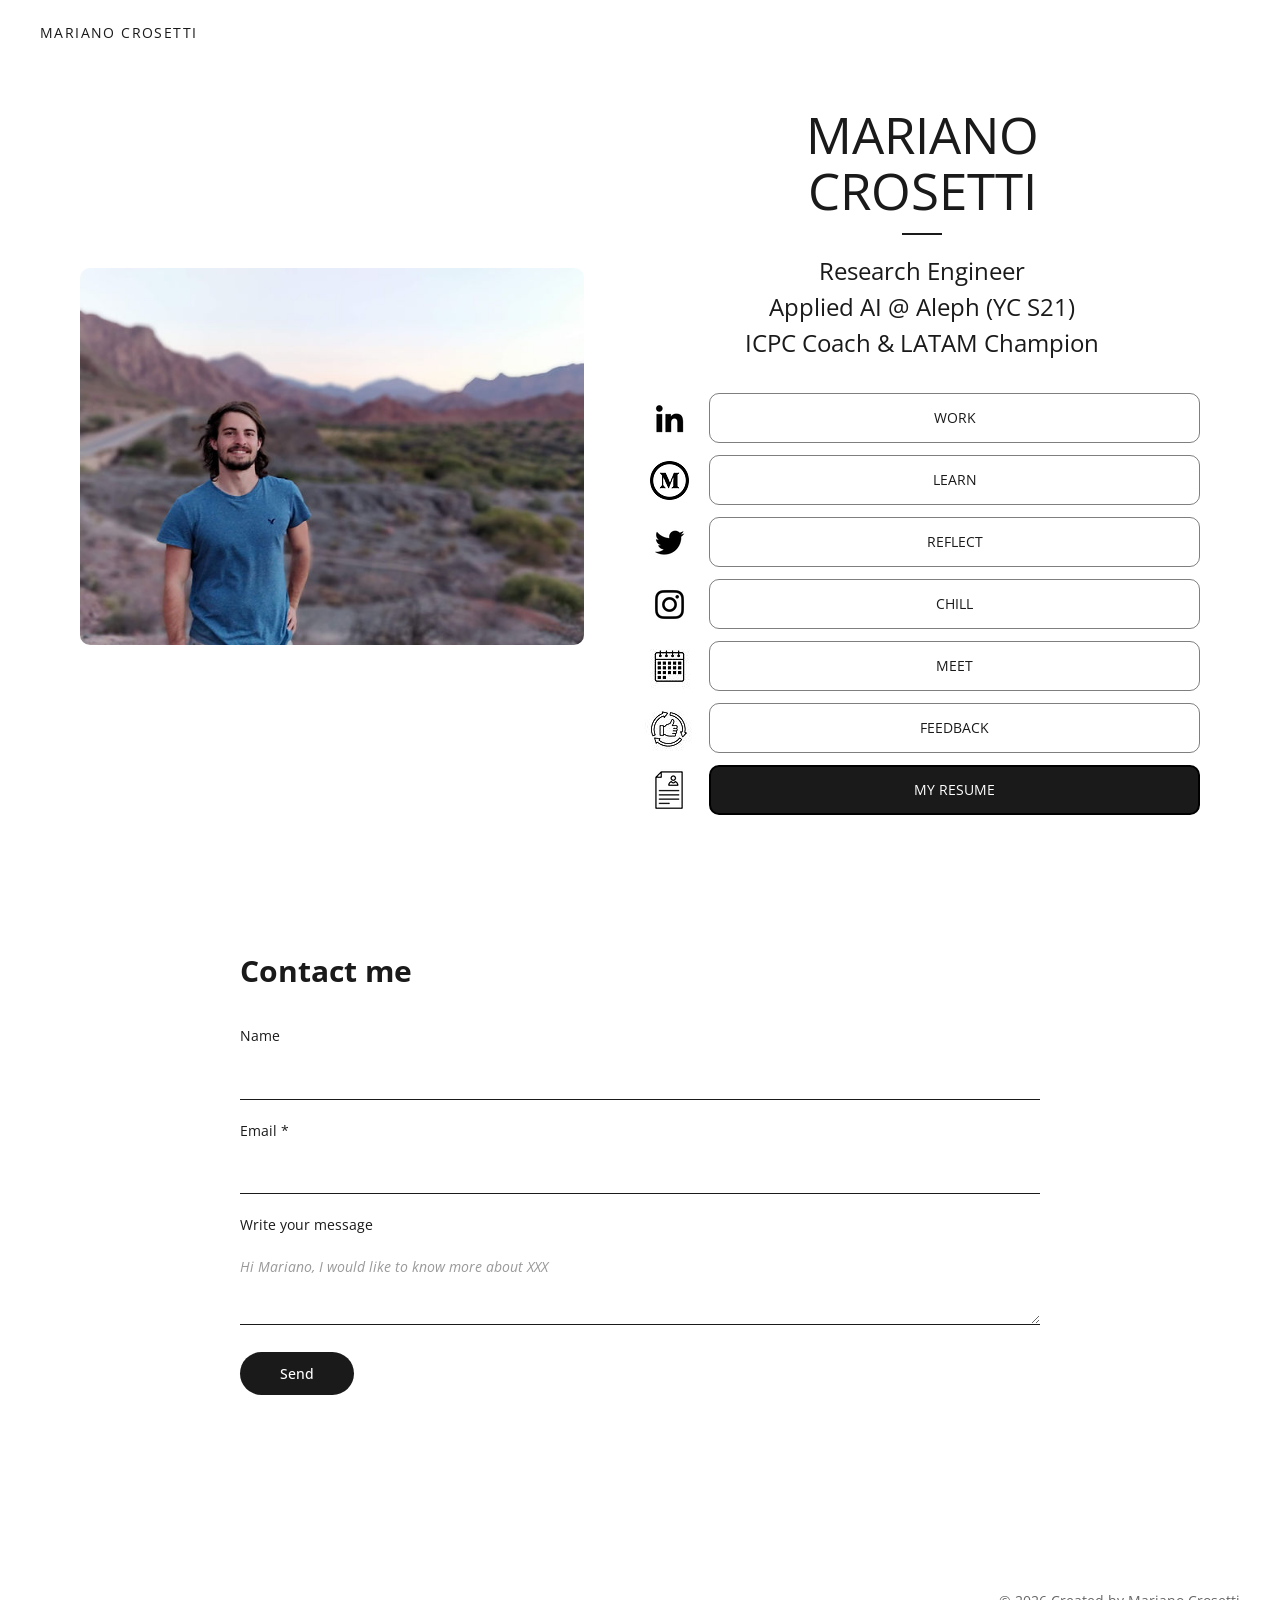
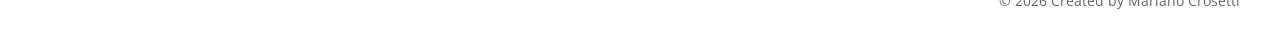
<file: index.html>
<!DOCTYPE html>
<html lang="en">
<head>
    <meta charset="UTF-8">
    <meta name="viewport" content="width=device-width, initial-scale=1.0">
    <title>Mariano Crosetti | Research Engineer</title>
    <link rel="stylesheet" href="styles.css">
    <link rel="preconnect" href="https://fonts.googleapis.com">
    <link rel="preconnect" href="https://fonts.gstatic.com" crossorigin>
    <link href="https://fonts.googleapis.com/css2?family=Open+Sans:wght@400;700&display=swap" rel="stylesheet">
</head>
<body>
    <header>
        <a href="/" class="logo">MARIANO CROSETTI</a>
    </header>

    <main>
        <section class="hero">
            <div class="hero-heading">
                <h1>MARIANO<br>CROSETTI</h1>
                <div class="divider"></div>
            </div>
            <div class="hero-image">
                <img src="assets/profile.jpg" alt="Mariano Crosetti">
            </div>
            <div class="hero-titles" data-titles></div>
            <div class="links" data-links></div>
        </section>

        <section id="contact" class="contact">
            <h2>Contact me</h2>
            <form id="contact-form" action="https://formspree.io/f/xwlewzev" method="POST">
                <input type="hidden" name="_subject" value="Nuevo mensaje desde marianocrosetti.com">
                <input type="text" name="_gotcha" class="gotcha" tabindex="-1" autocomplete="off">
                <div class="form-group">
                    <label for="name">Name</label>
                    <input type="text" id="name" name="name">
                </div>
                <div class="form-group">
                    <label for="email">Email *</label>
                    <input type="email" id="email" name="email" required>
                </div>
                <div class="form-group">
                    <label for="message">Write your message</label>
                    <textarea id="message" name="message" placeholder="Hi Mariano, I would like to know more about XXX"></textarea>
                </div>
                <button type="submit" class="submit-btn">Send</button>
                <p id="form-status" class="form-status" role="status"></p>
            </form>
        </section>
    </main>

    <footer>
        <p>&copy; 2026 Created by Mariano Crosetti</p>
    </footer>

    <script src="/constants.js"></script>
    <script src="/site.js"></script>
    <script>
        const form = document.getElementById('contact-form');
        const status = document.getElementById('form-status');
        const submitBtn = form.querySelector('.submit-btn');

        form.addEventListener('submit', async (event) => {
            event.preventDefault();
            submitBtn.disabled = true;
            status.textContent = '';
            try {
                const response = await fetch(form.action, {
                    method: 'POST',
                    body: new FormData(form),
                    headers: { 'Accept': 'application/json' }
                });
                if (response.ok) {
                    form.reset();
                    status.textContent = 'Thanks! Your message has been sent.';
                    status.classList.remove('error');
                } else {
                    const data = await response.json().catch(() => ({}));
                    status.textContent = (data.errors && data.errors.map(e => e.message).join(', '))
                        || 'Oops! Something went wrong. Please try again.';
                    status.classList.add('error');
                }
            } catch {
                status.textContent = 'Network error. Please try again.';
                status.classList.add('error');
            } finally {
                submitBtn.disabled = false;
            }
        });
    </script>
</body>
</html>
</file>
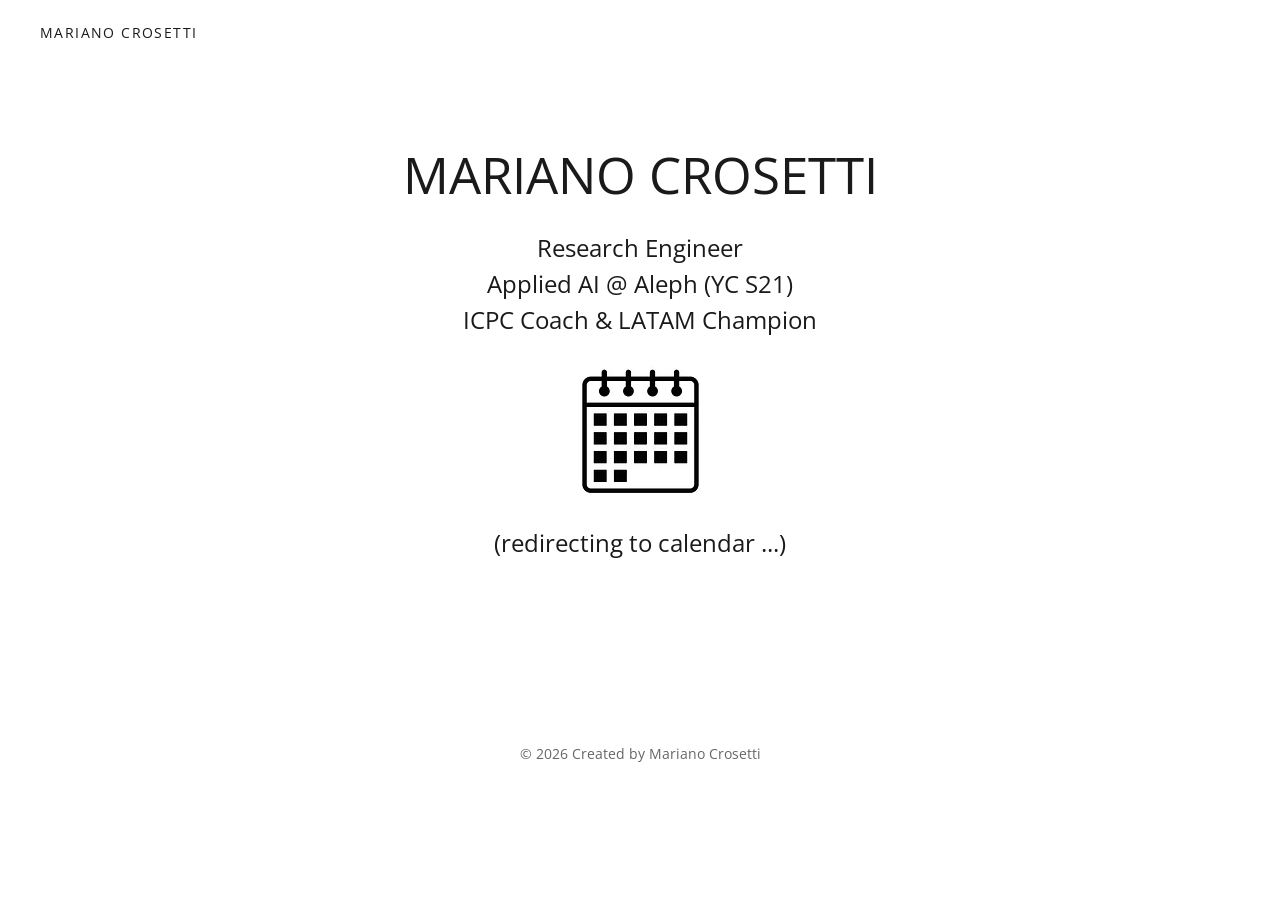
<file: bookme/index.html>
<!DOCTYPE html>
<html lang="en">
<head>
    <meta charset="UTF-8">
    <meta name="viewport" content="width=device-width, initial-scale=1.0">
    <title>Mariano Crosetti</title>
    <link rel="stylesheet" href="/styles.css">
    <link rel="preconnect" href="https://fonts.googleapis.com">
    <link rel="preconnect" href="https://fonts.gstatic.com" crossorigin>
    <link href="https://fonts.googleapis.com/css2?family=Open+Sans:wght@400;700&display=swap" rel="stylesheet">
</head>
<body>
    <header>
        <a href="/" class="logo">MARIANO CROSETTI</a>
    </header>

    <main class="interstitial">
        <h1>MARIANO CROSETTI</h1>
        <div data-titles></div>
    </main>

    <footer class="footer-center">
        <p>&copy; 2026 Created by Mariano Crosetti</p>
    </footer>

    <script src="/constants.js"></script>
    <script src="/site.js"></script>
</body>
</html>
</file>
<file: styles.css>
* {
    margin: 0;
    padding: 0;
    box-sizing: border-box;
}

body {
    font-family: 'Open Sans', Arial, Helvetica, sans-serif;
    background-color: #ffffff;
    color: #1a1a1a;
    line-height: 1.6;
}

/* Header */
header {
    padding: 20px 40px;
}

.logo {
    font-family: 'Open Sans', Arial, Helvetica, sans-serif;
    font-size: 14px;
    font-weight: 400;
    letter-spacing: 0.1em;
    text-decoration: none;
    color: #1a1a1a;
}

/* Main Content */
main {
    max-width: 1200px;
    margin: 0 auto;
    padding: 20px 40px;
}

/* Hero Section
   Source order matches the mobile layout (heading, image, titles, links);
   on desktop the grid areas move the image to the left column. */
.hero {
    display: grid;
    grid-template-columns: 45% 1fr;
    grid-template-rows: auto auto 1fr;
    grid-template-areas:
        "image heading"
        "image titles"
        "image links";
    column-gap: 60px;
    margin-bottom: 80px;
}

.hero-heading {
    grid-area: heading;
    padding-top: 20px;
}

.hero-image {
    grid-area: image;
    align-self: center;
}

.hero-image img {
    width: 100%;
    aspect-ratio: 622 / 465;
    object-fit: cover;
    border-radius: 10px;
    display: block;
}

.hero-titles {
    grid-area: titles;
}

.hero h1,
.interstitial h1 {
    font-family: 'Open Sans', Arial, Helvetica, sans-serif;
    font-size: 51px;
    font-weight: 400;
    line-height: 1.1;
    margin-bottom: 10px;
    text-align: center;
}

/* Interstitial pages (/resume, /bookme): heading + titles, then redirect */
.interstitial {
    padding-top: 80px;
    padding-bottom: 120px;
}

.interstitial h1 {
    margin-bottom: 30px;
}

.interstitial-icon {
    display: block;
    margin: 30px auto;
}

.footer-center {
    text-align: center;
}

.divider {
    width: 40px;
    height: 2px;
    background-color: #1a1a1a;
    margin: 15px auto 20px;
}

.title {
    font-family: 'Open Sans', Arial, Helvetica, sans-serif;
    font-size: 24px;
    font-weight: 400;
    line-height: 1.3;
    text-align: center;
    margin-bottom: 5px;
}

/* Links Section */
.links {
    grid-area: links;
    margin-top: 30px;
}

.link-row {
    display: grid;
    grid-template-columns: 50px 1fr;
    align-items: center;
    gap: 15px;
    margin-bottom: 12px;
}

.icon {
    width: 39px;
    height: 39px;
    object-fit: cover;
    justify-self: center;
}

.icon-lg {
    width: 50px;
    height: 50px;
}

.link-button {
    flex: 1;
    display: flex;
    align-items: center;
    justify-content: center;
    height: 50px;
    text-decoration: none;
    color: #1a1a1a;
    font-size: 14px;
    font-weight: 400;
    letter-spacing: normal;
    border: 1px solid rgba(0, 0, 0, 0.5);
    border-radius: 10px;
    transition: all 0.3s ease;
}

.link-button:hover {
    background-color: #1a1a1a;
    color: #fff;
}

.link-button.filled {
    background-color: #1a1a1a;
    color: #fff;
    border: 2px solid #000;
}

.link-button.filled:hover {
    background-color: #333;
}

/* Contact Section */
.contact {
    max-width: 800px;
    margin: 0 auto 60px;
    padding: 40px 0;
}

.contact h2 {
    font-family: 'Open Sans', Arial, Helvetica, sans-serif;
    font-size: 30px;
    font-weight: 700;
    margin-bottom: 30px;
}

.form-group {
    margin-bottom: 20px;
}

.form-group label {
    display: block;
    font-size: 14px;
    font-weight: 400;
    margin-bottom: 8px;
}

.form-group input[type="text"],
.form-group input[type="email"],
.form-group textarea {
    width: 100%;
    padding: 12px 0;
    font-family: 'Open Sans', Arial, Helvetica, sans-serif;
    font-size: 14px;
    border: none;
    border-bottom: 1px solid #1a1a1a;
    background: transparent;
    outline: none;
    transition: border-color 0.3s ease;
}

.form-group input:focus,
.form-group textarea:focus {
    border-bottom-color: #666;
}

.form-group textarea {
    min-height: 80px;
    resize: vertical;
}

.form-group textarea::placeholder {
    color: #999;
    font-style: italic;
}

.submit-btn {
    display: inline-block;
    padding: 12px 40px;
    background-color: #1a1a1a;
    color: #fff;
    font-family: 'Open Sans', Arial, Helvetica, sans-serif;
    font-size: 14px;
    font-weight: 500;
    border: none;
    border-radius: 25px;
    cursor: pointer;
    transition: background-color 0.3s ease;
}

.submit-btn:hover {
    background-color: #333;
}

.submit-btn:disabled {
    background-color: #999;
    cursor: default;
}

/* Honeypot field: hidden from humans, bots fill it and get rejected */
.gotcha {
    display: none;
}

.form-status {
    margin-top: 15px;
    font-size: 14px;
}

.form-status.error {
    color: #b00020;
}

/* Footer */
footer {
    text-align: right;
    padding: 20px 40px;
    margin-top: 40px;
}

footer p {
    font-size: 14px;
    color: #666;
}

/* Responsive Design — mirrors the live site's mobile layout:
   heading, then circular photo, then titles, then links. */
@media (max-width: 750px) {
    header {
        display: none;
    }

    main {
        padding: 24px 20px;
    }

    .hero {
        grid-template-columns: 1fr;
        grid-template-rows: none;
        grid-template-areas:
            "heading"
            "image"
            "titles"
            "links";
        row-gap: 28px;
        margin-bottom: 60px;
    }

    .hero-heading {
        padding-top: 16px;
    }

    .hero h1,
    .interstitial h1 {
        font-size: 36px;
    }

    .hero-image {
        justify-self: center;
        width: min(47%, 220px);
    }

    .hero-image img {
        aspect-ratio: 1 / 1;
        border-radius: 50%;
    }

    .title {
        font-size: 22px;
    }

    .links {
        margin-top: 4px;
    }

    .link-row {
        margin-bottom: 20px;
    }

    .submit-btn {
        display: block;
        margin: 0 auto;
    }

    footer {
        padding: 20px;
        text-align: center;
    }
}
</file>
